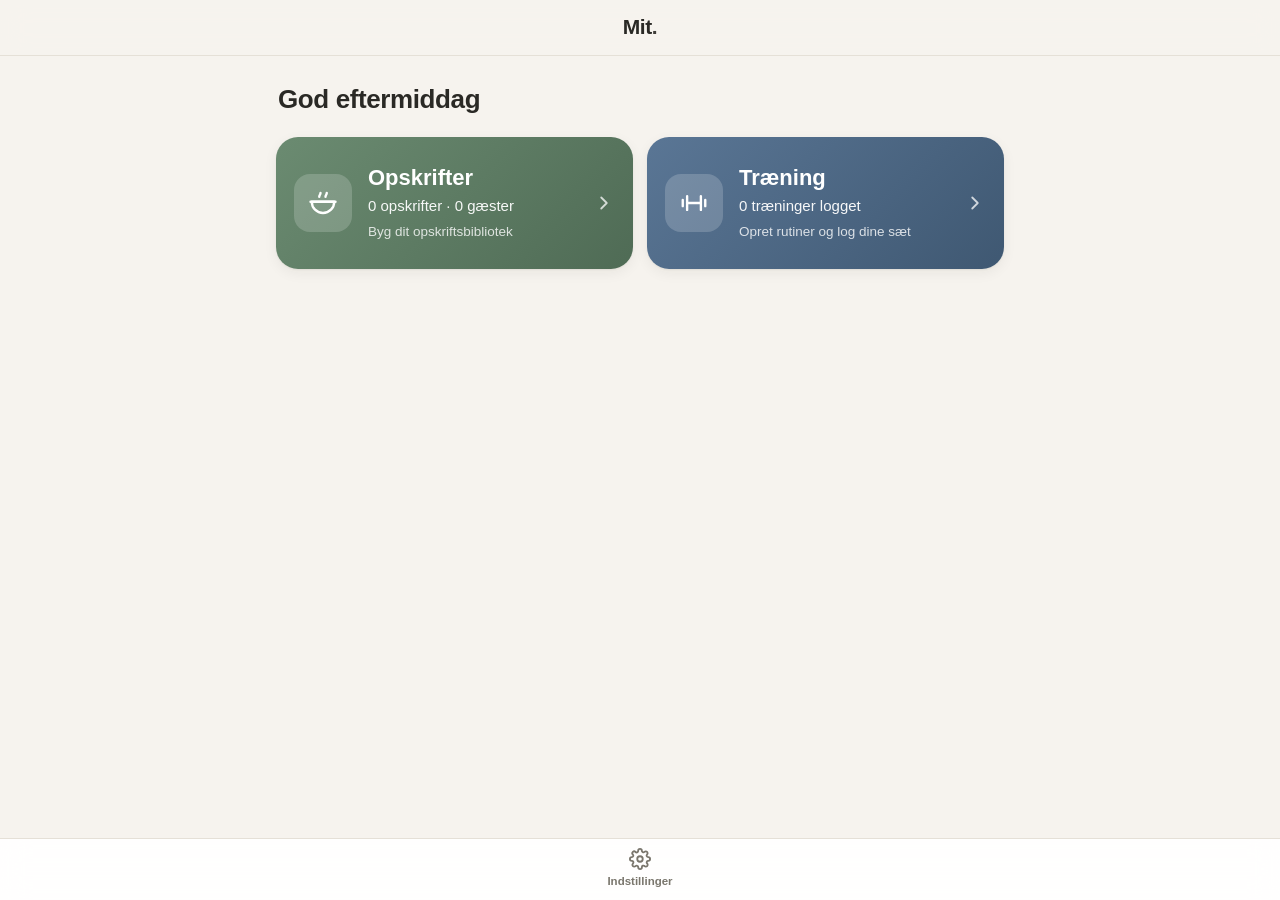
<file: mit/index.html>
<!doctype html>
<html lang="da">
<head>
  <meta charset="utf-8">
  <meta name="viewport" content="width=device-width, initial-scale=1, viewport-fit=cover">
  <meta name="theme-color" content="#f6f3ee" media="(prefers-color-scheme: light)">
  <meta name="theme-color" content="#1a1b19" media="(prefers-color-scheme: dark)">
  <meta name="mobile-web-app-capable" content="yes">
  <meta name="apple-mobile-web-app-capable" content="yes">
  <meta name="apple-mobile-web-app-status-bar-style" content="default">
  <meta name="apple-mobile-web-app-title" content="Mit">
  <meta name="description" content="Mit – opskrifter, gæster og træning samlet i én app.">
  <link rel="manifest" href="manifest.webmanifest">
  <link rel="icon" href="icons/icon-192.png" type="image/png">
  <link rel="apple-touch-icon" href="icons/apple-touch-icon.png">
  <link rel="stylesheet" href="styles.css">
  <title>Mit</title>
</head>
<body>
  <header id="topbar"></header>
  <main id="view"><div class="loading">Indlæser …</div></main>

  <nav id="tabbar" aria-label="Menu"></nav>

  <div id="toast" role="status" aria-live="polite"></div>
  <div id="busy" hidden><div class="spinner"></div><p id="busy-text">Arbejder …</p></div>
  <dialog id="dialog"></dialog>
  <dialog id="lightbox"><img alt=""></dialog>

  <script src="app.js" defer></script>
  <script src="train.js" defer></script>
</body>
</html>
</file>
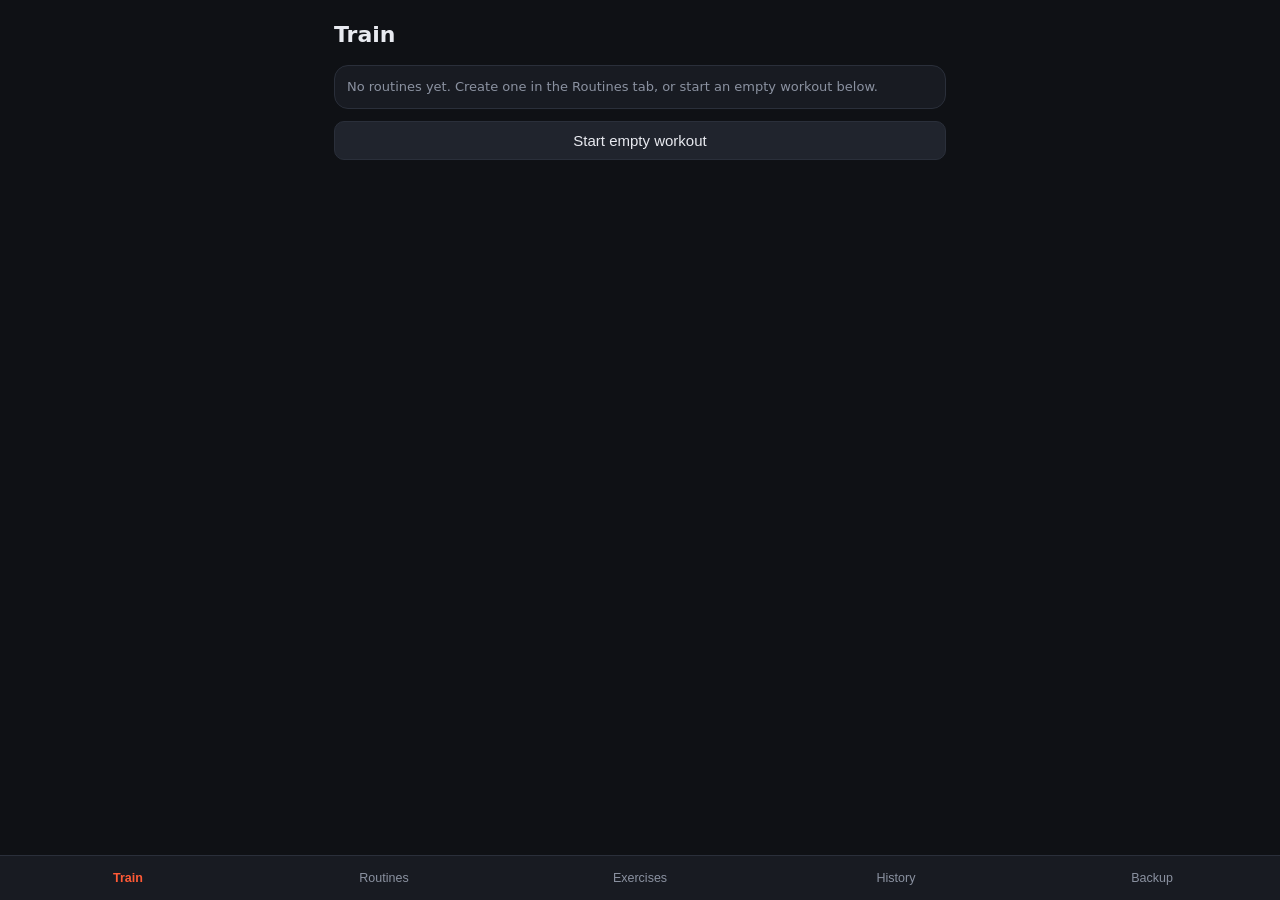
<file: trainlog/index.html>
<!doctype html>
<html lang="en">
<head>
<meta charset="utf-8">
<meta name="viewport" content="width=device-width, initial-scale=1, viewport-fit=cover">
<meta name="theme-color" content="#0f1115">
<link rel="manifest" href="manifest.webmanifest">
<link rel="icon" href="icon-192.png">
<title>TrainLog</title>
<style>
:root{--bg:#0f1115;--card:#181b22;--card2:#20242d;--text:#e8eaf0;--mute:#8b92a1;--accent:#ff5a36;--line:#2a2f3a}
*{box-sizing:border-box;-webkit-tap-highlight-color:transparent}
html,body{margin:0;background:var(--bg);color:var(--text);font:16px/1.4 system-ui,-apple-system,Roboto,sans-serif}
main{padding:16px 14px 100px;max-width:640px;margin:0 auto}
nav{position:fixed;bottom:0;left:0;right:0;display:flex;background:var(--card);border-top:1px solid var(--line);padding-bottom:env(safe-area-inset-bottom)}
nav button{flex:1;background:none;border:0;color:var(--mute);padding:15px 2px;font-size:12.5px}
nav button.on{color:var(--accent);font-weight:700}
h1{font-size:22px;margin:4px 0 14px}
h2{font-size:17px;margin:0}
.card{background:var(--card);border:1px solid var(--line);border-radius:14px;padding:12px;margin-bottom:12px}
.row{display:flex;align-items:center;gap:8px}
.grow{flex:1;min-width:0}
.mute{color:var(--mute);font-size:13px}
.btn{background:var(--card2);color:var(--text);border:1px solid var(--line);border-radius:10px;padding:10px 14px;font-size:15px}
.primary{background:var(--accent);border-color:var(--accent);color:#fff;font-weight:600}
.danger{color:#ff7a7a}
.small{padding:6px 10px;font-size:13px}
.full{width:100%}
input,select{background:var(--card2);color:var(--text);border:1px solid var(--line);border-radius:10px;padding:10px;font-size:16px;width:100%}
.sets{display:grid;grid-template-columns:26px 1fr 1fr 40px;gap:6px;align-items:center;margin-top:10px}
.sets .h{color:var(--mute);font-size:12px}
.tap{cursor:pointer}
.stat{display:flex;gap:10px;margin-bottom:12px}
.stat div{flex:1;background:var(--card);border:1px solid var(--line);border-radius:12px;padding:10px}
.stat b{display:block;font-size:18px}
.toast{position:fixed;bottom:84px;left:50%;transform:translateX(-50%);background:#000;color:#fff;padding:10px 16px;border-radius:20px;opacity:0;transition:opacity .2s;pointer-events:none;z-index:9}
.toast.show{opacity:1}
</style>
</head>
<body>
<main id="view"></main>
<nav id="nav"></nav>
<div class="toast" id="toast"></div>

<script>
'use strict';
const KEY = 'trainlog.data';
const MUSCLES = ['Chest','Back','Shoulders','Biceps','Triceps','Quads','Hamstrings','Glutes','Calves','Abs','Other'];
const TABS = [['train','Train'],['routines','Routines'],['exercises','Exercises'],['history','History'],['backup','Backup']];

/* ---------- helpers ---------- */
const uid = () => Math.random().toString(36).slice(2, 10) + Date.now().toString(36).slice(-4);
const esc = s => String(s).replace(/[&<>"']/g, c => ({'&':'&amp;','<':'&lt;','>':'&gt;','"':'&quot;',"'":'&#39;'}[c]));
const num = v => { const n = parseFloat(String(v).replace(',', '.')); return isFinite(n) && n >= 0 ? n : 0; };
const fmtN = n => String(+n);
const setStr = s => fmtN(s.kg) + ' kg × ' + s.reps;
const fmtDate = iso => new Date(iso).toLocaleDateString('en-GB', {weekday:'short', day:'numeric', month:'short', year:'numeric'});
let toastTimer;
function toast(msg) {
  const t = document.getElementById('toast');
  t.textContent = msg; t.classList.add('show');
  clearTimeout(toastTimer); toastTimer = setTimeout(() => t.classList.remove('show'), 2200);
}

/* ---------- data ---------- */
function seed() {
  const ex = [['Bench Press','Chest'],['Incline Dumbbell Press','Chest'],['Overhead Press','Shoulders'],
    ['Lateral Raise','Shoulders'],['Triceps Pushdown','Triceps'],['Pull-up','Back'],['Barbell Row','Back'],
    ['Lat Pulldown','Back'],['Barbell Curl','Biceps'],['Squat','Quads'],['Leg Press','Quads'],
    ['Romanian Deadlift','Hamstrings'],['Leg Curl','Hamstrings'],['Standing Calf Raise','Calves']];
  return { schema: 1, exercises: ex.map(([name, muscle]) => ({ id: uid(), name, muscle })),
           routines: [], workouts: [], draft: null, lastExport: null };
}
function load() {
  try {
    const raw = localStorage.getItem(KEY);
    if (raw) {
      const d = JSON.parse(raw);
      return Object.assign({ schema: 1, exercises: [], routines: [], workouts: [], draft: null, lastExport: null }, d);
    }
  } catch (e) {}
  return seed();
}
let db = load();
function save() {
  try { localStorage.setItem(KEY, JSON.stringify(db)); }
  catch (e) { toast('Could not save data on this device!'); }
}

const exById = id => db.exercises.find(e => e.id === id);
const exName = id => { const e = exById(id); return e ? e.name : '(deleted)'; };
const exSorted = () => db.exercises.slice().sort((a, b) => a.name.localeCompare(b.name));
const exOptions = () => exSorted().map(e => `<option value="${e.id}">${esc(e.name)}</option>`).join('');
const workoutsNewestFirst = () => db.workouts.slice().sort((a, b) => b.date.localeCompare(a.date));

function history(exId) {
  const out = [];
  for (const w of workoutsNewestFirst())
    for (const en of w.entries)
      if (en.exId === exId) out.push({ date: w.date, routine: w.routine, sets: en.sets });
  return out;
}
const lastSets = exId => { const h = history(exId); return h.length ? h[0].sets : null; };
const prefill = id => {
  const l = lastSets(id);
  return l && l.length ? l.map(s => ({ kg: fmtN(s.kg), reps: String(s.reps) }))
                       : [0, 1, 2].map(() => ({ kg: '', reps: '' }));
};

/* ---------- UI state ---------- */
const ui = { tab: 'train', exId: null, edit: null };

function spark(vals) {
  if (vals.length < 2) return '';
  const w = 300, h = 70, p = 8, mn = Math.min(...vals), mx = Math.max(...vals);
  const x = i => p + i * (w - 2 * p) / (vals.length - 1);
  const y = v => mx === mn ? h / 2 : h - p - (v - mn) * (h - 2 * p) / (mx - mn);
  return `<svg viewBox="0 0 ${w} ${h}" style="width:100%;height:70px"><polyline points="${vals.map((v, i) => x(i) + ',' + y(v)).join(' ')}" fill="none" stroke="var(--accent)" stroke-width="2.5" stroke-linejoin="round"/>${vals.map((v, i) => `<circle cx="${x(i)}" cy="${y(v)}" r="3" fill="var(--accent)"/>`).join('')}</svg>`;
}

/* ---------- views ---------- */
function vTrain() {
  if (db.draft) return vWorkout();
  let h = '<h1>Train</h1>';
  if (db.routines.length) {
    h += db.routines.map(r => `<div class="card"><div class="row"><div class="grow"><h2>${esc(r.name)}</h2>
      <div class="mute">${r.exerciseIds.length} exercises</div></div>
      <button class="btn primary" data-act="start" data-id="${r.id}">Start</button></div></div>`).join('');
  } else {
    h += '<div class="card mute">No routines yet. Create one in the Routines tab, or start an empty workout below.</div>';
  }
  h += '<button class="btn full" data-act="start-empty">Start empty workout</button>';
  const days = db.lastExport ? (Date.now() - new Date(db.lastExport)) / 864e5 : Infinity;
  if (db.workouts.length >= 3 && days > 30)
    h += '<div class="card mute" style="margin-top:14px">Tip: you have not made a backup in a while. Open the Backup tab to export your data.</div>';
  return h;
}

function vWorkout() {
  const d = db.draft;
  let h = `<div class="row"><h1 class="grow">${esc(d.routine)}</h1><button class="btn small danger" data-act="cancel">Cancel</button></div>`;
  h += d.items.map((it, i) => {
    const last = lastSets(it.exId);
    return `<div class="card">
      <div class="row"><h2 class="grow">${esc(exName(it.exId))}</h2><button class="btn small danger" data-act="rm-item" data-i="${i}">✕</button></div>
      <div class="mute">${last ? 'Last: ' + last.map(setStr).join(' · ') : 'No history yet'}</div>
      <div class="sets"><span class="h">Set</span><span class="h">kg</span><span class="h">Reps</span><span></span>
      ${it.sets.map((s, j) => `<span class="mute">${j + 1}</span>
        <input type="text" inputmode="decimal" data-i="${i}" data-j="${j}" data-f="kg" value="${esc(s.kg)}" placeholder="kg">
        <input type="text" inputmode="numeric" data-i="${i}" data-j="${j}" data-f="reps" value="${esc(s.reps)}" placeholder="reps">
        <button class="btn small" data-act="rm-set" data-i="${i}" data-j="${j}">−</button>`).join('')}
      </div>
      <button class="btn small" style="margin-top:10px" data-act="add-set" data-i="${i}">+ Set</button></div>`;
  }).join('');
  h += `<div class="card"><div class="row"><select id="addEx" class="grow">${exOptions()}</select><button class="btn" data-act="add-item">Add exercise</button></div></div>`;
  h += '<button class="btn primary full" style="padding:14px" data-act="finish">Finish workout</button>';
  return h;
}

function vRoutines() {
  if (ui.edit) return vRoutineEdit();
  let h = '<div class="row"><h1 class="grow">Routines</h1><button class="btn primary small" data-act="new-routine">+ New</button></div>';
  if (!db.routines.length) h += '<div class="card mute">No routines yet. Tap “+ New” to build one from your exercises.</div>';
  h += db.routines.map(r => `<div class="card tap" data-act="edit-routine" data-id="${r.id}">
    <h2>${esc(r.name)}</h2><div class="mute">${r.exerciseIds.map(exName).map(esc).join(' · ') || 'No exercises'}</div></div>`).join('');
  return h;
}

function vRoutineEdit() {
  const r = ui.edit;
  let h = `<h1>${r.isNew ? 'New routine' : 'Edit routine'}</h1>
    <div class="card"><input id="rname" type="text" placeholder="Routine name (e.g. Push Day)" value="${esc(r.name)}"></div>`;
  h += r.exerciseIds.map((id, i) => `<div class="card"><div class="row">
    <span class="mute">${i + 1}</span><div class="grow">${esc(exName(id))}</div>
    <button class="btn small" data-act="r-up" data-i="${i}">↑</button>
    <button class="btn small" data-act="r-down" data-i="${i}">↓</button>
    <button class="btn small danger" data-act="r-rm" data-i="${i}">✕</button></div></div>`).join('');
  h += `<div class="card"><div class="row"><select id="rAddEx" class="grow">${exOptions()}</select><button class="btn" data-act="r-add">Add</button></div></div>
    <div class="row"><button class="btn primary grow" style="padding:14px" data-act="r-save">Save routine</button>
    <button class="btn" style="padding:14px" data-act="r-cancel">Cancel</button></div>`;
  if (!r.isNew) h += '<button class="btn danger full" style="margin-top:12px" data-act="r-del">Delete routine</button>';
  return h;
}

function vExercises() {
  if (ui.exId) return vExDetail();
  let h = `<h1>Exercises</h1><div class="card">
    <input id="newEx" type="text" placeholder="New exercise name">
    <div class="row" style="margin-top:8px"><select id="newMuscle" class="grow">${MUSCLES.map(m => `<option>${m}</option>`).join('')}</select>
    <button class="btn primary" data-act="add-ex">Add</button></div></div>`;
  h += exSorted().map(e => `<div class="card tap" data-act="open-ex" data-id="${e.id}"><div class="row">
    <div class="grow"><h2>${esc(e.name)}</h2><div class="mute">${esc(e.muscle || '')}</div></div>
    <span class="mute">${history(e.id).length} sessions ›</span></div></div>`).join('');
  return h;
}

function vExDetail() {
  const e = exById(ui.exId);
  if (!e) { ui.exId = null; return vExercises(); }
  const hist = history(e.id);
  const allSets = hist.flatMap(x => x.sets);
  let best = null, bestRm = 0;
  for (const s of allSets) {
    if (!best || s.kg > best.kg || (s.kg === best.kg && s.reps > best.reps)) best = s;
    bestRm = Math.max(bestRm, s.kg * (1 + s.reps / 30));
  }
  const topPerSession = hist.slice().reverse().map(x => Math.max(...x.sets.map(s => s.kg)));
  let h = `<div class="row"><button class="btn small" data-act="back-ex">‹ Back</button><h1 class="grow" style="margin:0">${esc(e.name)}</h1></div>
    <div class="mute" style="margin:6px 0 14px">${esc(e.muscle || '')}</div>
    <div class="stat"><div><span class="mute">Sessions</span><b>${hist.length}</b></div>
    <div><span class="mute">Best set</span><b>${best ? setStr(best) : '–'}</b></div>
    <div><span class="mute">Est. 1RM</span><b>${bestRm ? fmtN(Math.round(bestRm * 10) / 10) + ' kg' : '–'}</b></div></div>`;
  if (topPerSession.length > 1) h += `<div class="card"><div class="mute">Top weight per session</div>${spark(topPerSession)}</div>`;
  h += hist.length ? hist.map(x => `<div class="card"><div class="row"><b class="grow">${fmtDate(x.date)}</b><span class="mute">${esc(x.routine)}</span></div>
      <div class="mute" style="margin-top:4px">${x.sets.map(setStr).join(' · ')}</div></div>`).join('')
    : '<div class="card mute">No history yet. Log this exercise in a workout and it will show up here.</div>';
  h += `<div class="row" style="margin-top:6px"><button class="btn" data-act="rename-ex">Rename</button>
    <button class="btn danger" data-act="del-ex">Delete</button></div>`;
  return h;
}

function vHistory() {
  const ws = workoutsNewestFirst();
  let h = '<h1>History</h1>';
  if (!ws.length) return h + '<div class="card mute">No workouts logged yet.</div>';
  return h + ws.map(w => `<div class="card"><div class="row"><div class="grow"><b>${fmtDate(w.date)}</b>
    <div class="mute">${esc(w.routine)}</div></div><button class="btn small danger" data-act="del-workout" data-id="${w.id}">Delete</button></div>
    ${w.entries.map(en => `<div style="margin-top:8px"><div>${esc(exName(en.exId))}</div>
      <div class="mute">${en.sets.map(setStr).join(' · ')}</div></div>`).join('')}</div>`).join('');
}

function vBackup() {
  return `<h1>Backup</h1>
    <div class="card"><p style="margin-top:0">Your data is stored only on this phone. Export a backup file now and then, and keep it somewhere safe (Drive, email to yourself, etc.).</p>
    <button class="btn primary full" data-act="export">Export backup</button>
    <div class="mute" style="margin-top:8px">Last export: ${db.lastExport ? fmtDate(db.lastExport) : 'never'}</div></div>
    <div class="card"><p style="margin-top:0">Restore from a backup file. This replaces everything currently in the app.</p>
    <input type="file" id="importFile" accept=".json,application/json"></div>
    <div class="mute">${db.workouts.length} workouts · ${db.exercises.length} exercises · ${db.routines.length} routines · TrainLog v1.0</div>`;
}

/* ---------- render ---------- */
function render(keepScroll = true) {
  const y = window.scrollY;
  document.getElementById('nav').innerHTML = TABS.map(([k, l]) =>
    `<button data-tab="${k}" class="${ui.tab === k ? 'on' : ''}">${l}</button>`).join('');
  const v = { train: vTrain, routines: vRoutines, exercises: vExercises, history: vHistory, backup: vBackup }[ui.tab];
  document.getElementById('view').innerHTML = v();
  window.scrollTo(0, keepScroll ? y : 0);
}

/* ---------- actions ---------- */
function finishWorkout() {
  const d = db.draft;
  const entries = d.items.map(it => ({
    exId: it.exId,
    sets: it.sets.map(s => ({ kg: num(s.kg), reps: Math.round(num(s.reps)) })).filter(s => s.reps > 0)
  })).filter(e => e.sets.length);
  if (!entries.length) { toast('Log at least one set (reps) first'); return; }
  db.workouts.push({ id: uid(), date: d.date, routine: d.routine, entries });
  db.draft = null; save(); toast('Workout saved'); render(false);
}

function doExport() {
  const out = { app: 'trainlog', schema: 1, exportedAt: new Date().toISOString(),
                exercises: db.exercises, routines: db.routines, workouts: db.workouts };
  const blob = new Blob([JSON.stringify(out, null, 2)], { type: 'application/json' });
  const a = document.createElement('a');
  a.href = URL.createObjectURL(blob);
  a.download = 'trainlog-backup-' + new Date().toISOString().slice(0, 10) + '.json';
  document.body.appendChild(a); a.click(); a.remove();
  setTimeout(() => URL.revokeObjectURL(a.href), 5000);
  db.lastExport = new Date().toISOString(); save(); render();
}

const acts = {
  'start': d => { const r = db.routines.find(x => x.id === d.id); if (!r) return;
    db.draft = { routine: r.name, date: new Date().toISOString(),
      items: r.exerciseIds.filter(exById).map(id => ({ exId: id, sets: prefill(id) })) };
    save(); render(false); },
  'start-empty': () => { db.draft = { routine: 'Workout', date: new Date().toISOString(), items: [] }; save(); render(false); },
  'cancel': () => { if (confirm('Discard this workout?')) { db.draft = null; save(); render(false); } },
  'rm-item': d => { db.draft.items.splice(+d.i, 1); save(); render(); },
  'add-item': () => { const id = document.getElementById('addEx').value; if (!id) return;
    db.draft.items.push({ exId: id, sets: prefill(id) }); save(); render(); },
  'add-set': d => { const sets = db.draft.items[+d.i].sets; const p = sets[sets.length - 1];
    sets.push({ kg: p ? p.kg : '', reps: p ? p.reps : '' }); save(); render(); },
  'rm-set': d => { db.draft.items[+d.i].sets.splice(+d.j, 1); save(); render(); },
  'finish': finishWorkout,

  'new-routine': () => { ui.edit = { id: uid(), name: '', exerciseIds: [], isNew: true }; render(false); },
  'edit-routine': d => { const r = db.routines.find(x => x.id === d.id);
    ui.edit = { id: r.id, name: r.name, exerciseIds: r.exerciseIds.slice(), isNew: false }; render(false); },
  'r-add': () => { const id = document.getElementById('rAddEx').value; if (id) { ui.edit.exerciseIds.push(id); render(); } },
  'r-rm': d => { ui.edit.exerciseIds.splice(+d.i, 1); render(); },
  'r-up': d => { const a = ui.edit.exerciseIds, i = +d.i; if (i > 0) { [a[i - 1], a[i]] = [a[i], a[i - 1]]; render(); } },
  'r-down': d => { const a = ui.edit.exerciseIds, i = +d.i; if (i < a.length - 1) { [a[i + 1], a[i]] = [a[i], a[i + 1]]; render(); } },
  'r-save': () => { const r = ui.edit; r.name = r.name.trim();
    if (!r.name) { toast('Give the routine a name'); return; }
    const rec = { id: r.id, name: r.name, exerciseIds: r.exerciseIds };
    const i = db.routines.findIndex(x => x.id === r.id);
    if (i >= 0) db.routines[i] = rec; else db.routines.push(rec);
    ui.edit = null; save(); toast('Routine saved'); render(false); },
  'r-cancel': () => { ui.edit = null; render(false); },
  'r-del': () => { if (confirm('Delete this routine? Logged workouts are kept.')) {
    db.routines = db.routines.filter(x => x.id !== ui.edit.id); ui.edit = null; save(); render(false); } },

  'add-ex': () => { const el = document.getElementById('newEx'); const name = el.value.trim();
    if (!name) { toast('Type an exercise name'); return; }
    if (db.exercises.some(e => e.name.toLowerCase() === name.toLowerCase())) { toast('That exercise already exists'); return; }
    db.exercises.push({ id: uid(), name, muscle: document.getElementById('newMuscle').value });
    save(); render(); },
  'open-ex': d => { ui.exId = d.id; render(false); },
  'back-ex': () => { ui.exId = null; render(false); },
  'rename-ex': () => { const e = exById(ui.exId); const n = prompt('Exercise name', e.name);
    if (n && n.trim()) { e.name = n.trim(); save(); render(); } },
  'del-ex': () => { const e = exById(ui.exId);
    if (history(e.id).length) { toast('Has logged history, so it can not be deleted. Rename it instead.'); return; }
    if (confirm('Delete "' + e.name + '"? It will also be removed from routines.')) {
      db.exercises = db.exercises.filter(x => x.id !== e.id);
      db.routines.forEach(r => r.exerciseIds = r.exerciseIds.filter(id => id !== e.id));
      ui.exId = null; save(); render(false); } },

  'del-workout': d => { if (confirm('Delete this workout from history?')) {
    db.workouts = db.workouts.filter(w => w.id !== d.id); save(); render(); } },
  'export': doExport
};

/* ---------- events ---------- */
document.addEventListener('click', e => {
  const tb = e.target.closest('[data-tab]');
  if (tb) { ui.tab = tb.dataset.tab; ui.exId = null; ui.edit = null; render(false); return; }
  const b = e.target.closest('[data-act]');
  if (b && acts[b.dataset.act]) acts[b.dataset.act](b.dataset);
});

document.addEventListener('input', e => {
  const t = e.target;
  if (t.dataset && t.dataset.f && db.draft) {
    db.draft.items[+t.dataset.i].sets[+t.dataset.j][t.dataset.f] = t.value; save();
  } else if (t.id === 'rname' && ui.edit) {
    ui.edit.name = t.value;
  }
});

document.addEventListener('change', e => {
  if (e.target.id !== 'importFile') return;
  const f = e.target.files[0]; if (!f) return;
  const reader = new FileReader();
  reader.onload = () => {
    try {
      const d = JSON.parse(reader.result);
      if (!Array.isArray(d.exercises) || !Array.isArray(d.routines) || !Array.isArray(d.workouts)) throw new Error('bad');
      if (!confirm('Replace ALL current data with this backup (' + d.workouts.length + ' workouts)?')) return;
      db = { schema: 1, exercises: d.exercises, routines: d.routines, workouts: d.workouts, draft: null, lastExport: db.lastExport };
      save(); toast('Backup restored'); render(false);
    } catch (err) { toast('That is not a valid TrainLog backup'); }
  };
  reader.readAsText(f);
});

/* ---------- start ---------- */
render(false);
try { if (navigator.storage && navigator.storage.persist) navigator.storage.persist(); } catch (e) {}
try { if ('serviceWorker' in navigator) navigator.serviceWorker.register('sw.js'); } catch (e) {}
</script>
</body>
</html>
</file>
<file: mit/styles.css>
/* ============ Mit ============ */
:root {
  --bg: #f6f3ee;
  --surface: #ffffff;
  --surface-2: #efebe4;
  --text: #2a2925;
  --muted: #7a766d;
  --border: #e5e0d7;
  --accent: #5d7b63;
  --accent-ink: #ffffff;
  --accent-soft: #e2eadf;
  --danger: #b4533f;
  --ph-l: 86%;
  --ph-s: 24%;
  --radius: 16px;
  --radius-sm: 10px;
  --shadow: 0 1px 2px rgba(40, 35, 25, .06), 0 4px 14px rgba(40, 35, 25, .06);
  --top-h: 56px;
  --tab-h: 62px;
  --safe-t: env(safe-area-inset-top, 0px);
  --safe-b: env(safe-area-inset-bottom, 0px);
  color-scheme: light dark;
}
@media (prefers-color-scheme: dark) {
  :root {
    --bg: #1a1b19;
    --surface: #242522;
    --surface-2: #2e302c;
    --text: #ecebe6;
    --muted: #a29f96;
    --border: #363833;
    --accent: #93b59a;
    --accent-ink: #142016;
    --accent-soft: #2d3a2f;
    --danger: #e3826c;
    --ph-l: 27%;
    --ph-s: 14%;
    --shadow: 0 1px 2px rgba(0,0,0,.3);
  }
}


/* ---------- Temaer pr. del af appen ---------- */
:root { --food: #5d7b63; --train: #4c6886; }
@media (prefers-color-scheme: dark) { :root { --food: #93b59a; --train: #93b0d2; } }
body[data-theme="home"] { --accent: #3f3d38; --accent-soft: #e9e4db; --accent-ink: #fff; }
body[data-theme="train"] {
  --bg: #f1f3f6; --surface: #ffffff; --surface-2: #e7ebf0; --border: #dde2e9;
  --text: #22272e; --muted: #6c7480;
  --accent: #4c6886; --accent-soft: #e0e7f0; --accent-ink: #ffffff;
  --ph-s: 18%;
}
@media (prefers-color-scheme: dark) {
  body[data-theme="home"] { --accent: #e6e3dc; --accent-soft: #34332f; --accent-ink: #1a1b19; }
  body[data-theme="train"] {
    --bg: #15181c; --surface: #1f242a; --surface-2: #2a3038; --border: #323943;
    --text: #e6e9ee; --muted: #9aa3ae;
    --accent: #93b0d2; --accent-soft: #263343; --accent-ink: #121820;
  }
}

* { box-sizing: border-box; }
html { -webkit-text-size-adjust: 100%; }
body {
  margin: 0;
  background: var(--bg);
  color: var(--text);
  font: 16px/1.5 -apple-system, BlinkMacSystemFont, "Segoe UI", Roboto, "Helvetica Neue", Arial, sans-serif;
  -webkit-tap-highlight-color: transparent;
  padding-top: calc(var(--top-h) + var(--safe-t));
  padding-bottom: calc(var(--tab-h) + var(--safe-b) + 16px);
  min-height: 100vh;
}
body.no-tabs { padding-bottom: calc(var(--safe-b) + 24px); }
body.no-tabs #tabbar { display: none; }
a { color: var(--accent); }
h1, h2, h3 { line-height: 1.25; margin: 0; }
button, input, textarea, select { font: inherit; color: inherit; }
img { display: block; max-width: 100%; }
.muted { color: var(--muted); }
.small { font-size: 14px; }
[hidden] { display: none !important; }
svg { width: 22px; height: 22px; fill: none; stroke: currentColor; stroke-width: 2; stroke-linecap: round; stroke-linejoin: round; flex-shrink: 0; }

/* ---------- Top bar ---------- */
#topbar {
  position: fixed; inset: 0 0 auto 0; z-index: 20;
  height: calc(var(--top-h) + var(--safe-t));
  padding: var(--safe-t) 8px 0;
  display: grid; grid-template-columns: 48px 1fr auto; align-items: center; gap: 4px;
  background: color-mix(in srgb, var(--bg) 88%, transparent);
  backdrop-filter: saturate(1.4) blur(14px);
  -webkit-backdrop-filter: saturate(1.4) blur(14px);
  border-bottom: 1px solid var(--border);
}
#topbar h1 { font-size: 17px; font-weight: 650; text-align: center; white-space: nowrap; overflow: hidden; text-overflow: ellipsis; }
#topbar h1.brand { font-size: 21px; letter-spacing: -.02em; }
#topbar h1.brand span { color: var(--accent); }
.top-actions { display: flex; gap: 4px; justify-content: flex-end; min-width: 48px; }

.icon-btn {
  width: 44px; height: 44px; display: grid; place-items: center;
  border: 0; background: transparent; border-radius: 12px; cursor: pointer; color: var(--text);
}
.icon-btn:active { background: var(--surface-2); }
.icon-btn.small { width: 36px; height: 36px; }
.icon-btn.small svg { width: 18px; height: 18px; }

/* ---------- Tab bar ---------- */
#tabbar {
  position: fixed; inset: auto 0 0 0; z-index: 20;
  height: calc(var(--tab-h) + var(--safe-b));
  padding-bottom: var(--safe-b);
  display: grid; grid-template-columns: repeat(3, 1fr);
  background: color-mix(in srgb, var(--surface) 92%, transparent);
  backdrop-filter: saturate(1.4) blur(14px);
  -webkit-backdrop-filter: saturate(1.4) blur(14px);
  border-top: 1px solid var(--border);
}
#tabbar a {
  display: flex; flex-direction: column; align-items: center; justify-content: center; gap: 3px;
  text-decoration: none; color: var(--muted); font-size: 11.5px; font-weight: 550;
}
#tabbar a.active { color: var(--accent); }

/* ---------- Layout ---------- */
html, body { overflow-x: hidden; }
#view { max-width: 760px; margin: 0 auto; padding: 14px 16px; }
.loading, .empty { text-align: center; color: var(--muted); padding: 48px 16px; }
.empty h3 { color: var(--text); margin-bottom: 6px; font-size: 18px; }
.empty .btn { margin-top: 16px; }

/* ---------- Buttons ---------- */
.btn {
  display: inline-flex; align-items: center; justify-content: center; gap: 8px;
  min-height: 46px; padding: 0 18px; border-radius: 12px; cursor: pointer;
  border: 1px solid var(--border); background: var(--surface); color: var(--text);
  font-weight: 600; font-size: 15.5px; text-decoration: none;
}
.btn svg { width: 18px; height: 18px; }
.btn.primary { background: var(--accent); border-color: var(--accent); color: var(--accent-ink); }
.btn.ghost { background: transparent; }
.btn.danger { background: var(--danger); border-color: var(--danger); color: #fff; }
.btn.danger-ghost { background: transparent; border-color: transparent; color: var(--danger); }
.btn.block { width: 100%; }
.btn.small { min-height: 36px; padding: 0 14px; font-size: 15px; border-radius: 10px; }
.btn:active { filter: brightness(.95); }
.link-btn { border: 0; background: none; color: var(--accent); font-weight: 600; cursor: pointer; padding: 6px 2px; font-size: 14px; }

.fab {
  position: fixed; z-index: 15; right: 18px;
  bottom: calc(var(--tab-h) + var(--safe-b) + 18px);
  width: 58px; height: 58px; border-radius: 50%; border: 0; cursor: pointer;
  background: var(--accent); color: var(--accent-ink);
  display: grid; place-items: center; box-shadow: 0 6px 20px rgba(40, 60, 40, .28);
}
.fab svg { width: 26px; height: 26px; stroke-width: 2.4; }
@media (min-width: 800px) { .fab { right: calc(50% - 380px + 18px); } }

/* ---------- Search & chips ---------- */
.searchbar {
  display: flex; align-items: center; gap: 10px;
  background: var(--surface); border: 1px solid var(--border); border-radius: 12px;
  padding: 0 12px; height: 46px; color: var(--muted);
}
.searchbar svg { width: 18px; height: 18px; }
.searchbar input { flex: 1; border: 0; outline: 0; background: transparent; font-size: 16px; color: var(--text); min-width: 0; height: 100%; }
.searchbar input::-webkit-search-cancel-button { -webkit-appearance: none; }
.searchbar.small { height: 42px; }

.chips { display: flex; gap: 8px; }
.chips.scroll { overflow-x: auto; padding: 12px 16px 4px; margin: 0 -16px; scrollbar-width: none; }
.chips.scroll::-webkit-scrollbar { display: none; }
.chips.wrap { flex-wrap: wrap; }
.chip {
  flex-shrink: 0; height: 36px; padding: 0 14px; border-radius: 999px; cursor: pointer;
  border: 1px solid var(--border); background: var(--surface); color: var(--text);
  font-size: 14.5px; font-weight: 550; display: inline-flex; align-items: center; gap: 6px; white-space: nowrap;
}
.chip.on { background: var(--accent); border-color: var(--accent); color: var(--accent-ink); }
.chip.add { border-style: dashed; color: var(--muted); background: transparent; }
.chip svg { width: 16px; height: 16px; }
.tag { display: inline-block; font-size: 13px; font-weight: 600; padding: 3px 10px; border-radius: 999px; background: var(--accent-soft); color: var(--accent); margin: 0 6px 6px 0; }

.listmeta { display: flex; justify-content: space-between; align-items: center; margin: 8px 2px 8px; font-size: 14px; color: var(--muted); }

/* ---------- Recipe grid ---------- */
.grid { display: grid; grid-template-columns: repeat(2, 1fr); gap: 12px; }
@media (min-width: 560px) { .grid { grid-template-columns: repeat(3, 1fr); } }
.card {
  display: flex; flex-direction: column; text-decoration: none; color: inherit;
  background: var(--surface); border-radius: var(--radius); overflow: hidden; box-shadow: var(--shadow);
}
.card:active { transform: scale(.985); }
.card-img { aspect-ratio: 4 / 3; background: var(--surface-2); position: relative; overflow: hidden; }
.card-img img { width: 100%; height: 100%; object-fit: cover; }
.card-body { padding: 10px 12px 12px; }
.card-body h3 { font-size: 15.5px; font-weight: 650; display: -webkit-box; -webkit-line-clamp: 2; -webkit-box-orient: vertical; overflow: hidden; }
.card-body p { margin: 3px 0 0; font-size: 12.5px; color: var(--muted); white-space: nowrap; overflow: hidden; text-overflow: ellipsis; }

.ph {
  width: 100%; height: 100%; display: grid; place-items: center;
  background: hsl(var(--h, 110) var(--ph-s) var(--ph-l));
  color: hsl(var(--h, 110) 25% 40%);
  font-weight: 700; font-size: 34px; letter-spacing: -.02em;
}
@media (prefers-color-scheme: dark) { .ph { color: hsl(var(--h, 110) 25% 70%); } }
.thumb { width: 52px; height: 52px; border-radius: 10px; overflow: hidden; flex-shrink: 0; background: var(--surface-2); }
.thumb img { width: 100%; height: 100%; object-fit: cover; }
.thumb .ph { font-size: 20px; }

/* ---------- Recipe detail ---------- */
.gallery-wrap { position: relative; margin: -14px -16px 0; }
.gallery { display: flex; overflow-x: auto; scroll-snap-type: x mandatory; scrollbar-width: none; background: var(--surface-2); }
.gallery::-webkit-scrollbar { display: none; }
.gallery img { flex: 0 0 100%; width: 100%; aspect-ratio: 4 / 3; object-fit: cover; scroll-snap-align: center; cursor: zoom-in; }
@media (min-width: 760px) { .gallery-wrap { margin: 0 0 4px; border-radius: var(--radius); overflow: hidden; } }
.gallery-count { position: absolute; right: 12px; bottom: 12px; background: rgba(0,0,0,.55); color: #fff; font-size: 13px; font-weight: 600; padding: 3px 10px; border-radius: 999px; }
.recipe { padding-top: 18px; }
.recipe .title { font-size: 27px; font-weight: 700; letter-spacing: -.015em; margin-bottom: 10px; }
.desc { font-size: 16.5px; line-height: 1.6; overflow-wrap: anywhere; }
.desc p { margin: 0 0 12px; }
.section { margin-top: 26px; }
.section h3 { font-size: 13px; text-transform: uppercase; letter-spacing: .07em; color: var(--muted); margin-bottom: 10px; font-weight: 700; }

.links { list-style: none; margin: 0; padding: 0; display: grid; gap: 8px; }
.linkrow {
  display: flex; align-items: center; gap: 12px; padding: 12px 14px; text-decoration: none; color: var(--text);
  background: var(--surface); border: 1px solid var(--border); border-radius: 12px;
}
.linkrow svg { color: var(--accent); width: 18px; height: 18px; }
.linkrow span { display: flex; flex-direction: column; min-width: 0; }
.linkrow strong { font-weight: 600; white-space: nowrap; overflow: hidden; text-overflow: ellipsis; }
.linkrow small { color: var(--muted); font-size: 13px; white-space: nowrap; overflow: hidden; text-overflow: ellipsis; }

.history { list-style: none; margin: 0; padding: 0; background: var(--surface); border-radius: var(--radius); border: 1px solid var(--border); }
.history li { padding: 12px 14px; border-bottom: 1px solid var(--border); }
.history li:last-child { border-bottom: 0; }
.history .h-date { font-size: 13px; color: var(--muted); font-weight: 600; }
.history a { text-decoration: none; font-weight: 600; }

/* ---------- Lists (guests, categories) ---------- */
.list { list-style: none; margin: 12px 0 0; padding: 0; background: var(--surface); border-radius: var(--radius); box-shadow: var(--shadow); overflow: hidden; }
.list li + li { border-top: 1px solid var(--border); }
.row { display: flex; align-items: center; gap: 12px; padding: 12px 14px; text-decoration: none; color: var(--text); min-height: 64px; }
.row .grow { flex: 1; min-width: 0; }
.row strong { display: block; font-weight: 600; white-space: nowrap; overflow: hidden; text-overflow: ellipsis; }
.row small { color: var(--muted); font-size: 13.5px; }
.row .chev { color: var(--muted); width: 18px; height: 18px; }
.list.compact .row { min-height: 52px; padding: 6px 6px 6px 14px; }
.avatar {
  width: 44px; height: 44px; border-radius: 50%; flex-shrink: 0; display: grid; place-items: center;
  background: hsl(var(--h, 110) var(--ph-s) var(--ph-l)); color: hsl(var(--h, 110) 25% 38%);
  font-weight: 700; font-size: 16px;
}
@media (prefers-color-scheme: dark) { .avatar { color: hsl(var(--h, 110) 25% 72%); } }
.avatar.lg { width: 64px; height: 64px; font-size: 22px; }

/* ---------- Guest detail ---------- */
.guest-head { display: flex; align-items: center; gap: 14px; margin: 6px 0 18px; }
.guest-head h2 { font-size: 23px; font-weight: 700; }
.guest-head p { margin: 2px 0 0; font-size: 14.5px; }
.events { display: grid; gap: 14px; margin-top: 18px; }
.event { background: var(--surface); border-radius: var(--radius); box-shadow: var(--shadow); padding: 14px 14px 10px; }
.event header { display: flex; justify-content: space-between; align-items: flex-start; gap: 8px; }
.e-date { font-weight: 700; font-size: 16.5px; }
.e-title { color: var(--accent); font-weight: 600; font-size: 14.5px; }
.e-with { font-size: 14px; margin-top: 4px; }
.e-with a { text-decoration: none; font-weight: 600; }
.e-recipes { list-style: none; margin: 10px 0 0; padding: 0; }
.e-recipes a { display: flex; align-items: center; gap: 12px; padding: 7px 0; text-decoration: none; color: var(--text); }
.e-recipes .thumb { width: 46px; height: 46px; }
.e-recipes strong { display: block; font-weight: 600; font-size: 15.5px; }
.e-recipes small { color: var(--muted); font-size: 12.5px; }
.e-note { margin: 8px 0 4px; padding: 10px 12px; background: var(--surface-2); border-radius: var(--radius-sm); font-size: 14.5px; }
.e-note p { margin: 0 0 6px; } .e-note p:last-child { margin: 0; }
.e-empty { font-size: 14px; color: var(--muted); margin: 8px 0 4px; }

/* ---------- Forms ---------- */
.form { display: grid; gap: 20px; }
.field { display: grid; gap: 8px; min-width: 0; }
.field > * { min-width: 0; }
.field > span { font-size: 13px; text-transform: uppercase; letter-spacing: .07em; color: var(--muted); font-weight: 700; }
.field > input, .field > textarea, .link-edit input, .d-input {
  width: 100%; border: 1px solid var(--border); background: var(--surface); border-radius: 12px;
  padding: 12px 14px; font-size: 16px; outline: none; -webkit-appearance: none; appearance: none;
}
.field > input[type=date] { min-height: 48px; display: block; min-width: 0; max-width: 100%; text-align: left; }
.field > input[type=date]::-webkit-date-and-time-value { text-align: left; }
.field textarea { resize: none; line-height: 1.55; min-height: 120px; }
.field > input:focus, .field > textarea:focus, .link-edit input:focus, .d-input:focus { border-color: var(--accent); box-shadow: 0 0 0 3px var(--accent-soft); }
.form-actions { display: grid; gap: 8px; margin-top: 4px; }

.img-edit { display: grid; grid-template-columns: repeat(3, 1fr); gap: 8px; }
@media (min-width: 560px) { .img-edit { grid-template-columns: repeat(4, 1fr); } }
.img-tile, .img-add { position: relative; aspect-ratio: 1; border-radius: 12px; overflow: hidden; background: var(--surface-2); }
.img-tile img { width: 100%; height: 100%; object-fit: cover; }
.img-tile.cover { outline: 3px solid var(--accent); outline-offset: -3px; }
.img-tile .badge { position: absolute; left: 6px; bottom: 6px; background: var(--accent); color: var(--accent-ink); font-size: 11px; font-weight: 700; padding: 2px 8px; border-radius: 999px; }
.tile-btn { position: absolute; top: 6px; right: 6px; width: 30px; height: 30px; border-radius: 50%; border: 0; background: rgba(0,0,0,.55); color: #fff; display: grid; place-items: center; cursor: pointer; }
.tile-btn.left { right: auto; left: 6px; }
.tile-btn svg { width: 15px; height: 15px; stroke-width: 2.4; }
.img-add { border: 2px dashed var(--border); background: transparent; display: flex; flex-direction: column; align-items: center; justify-content: center; gap: 4px; color: var(--muted); font-size: 13.5px; font-weight: 600; cursor: pointer; }
.img-add svg { width: 26px; height: 26px; }
.img-busy { display: grid; place-items: center; aspect-ratio: 1; border-radius: 12px; background: var(--surface-2); }

.link-edit { display: grid; grid-template-columns: 1fr 40px; gap: 6px; padding: 10px; background: var(--surface); border: 1px solid var(--border); border-radius: 12px; margin-bottom: 8px; }
.link-edit input { grid-column: 1; }
.link-edit .icon-btn { grid-column: 2; grid-row: 1 / span 2; align-self: center; width: 40px; height: 40px; color: var(--muted); }
.link-edit input { padding: 10px 12px; border-radius: 9px; background: var(--bg); }

/* recipe picker in event form */
.selected { list-style: none; margin: 0; padding: 0; display: grid; gap: 8px; }
.selected li { display: flex; align-items: center; gap: 10px; padding: 6px 6px 6px 6px; background: var(--accent-soft); border-radius: 12px; }
.selected .thumb { width: 40px; height: 40px; border-radius: 8px; }
.selected .grow { flex: 1; font-weight: 600; min-width: 0; overflow: hidden; text-overflow: ellipsis; white-space: nowrap; }
.selected .icon-btn { width: 36px; height: 36px; color: var(--muted); }
.picker { background: var(--surface); border: 1px solid var(--border); border-radius: var(--radius); padding: 10px; }
.picker .searchbar { background: var(--bg); }
.picker .chips.scroll { margin: 0 -10px; padding: 10px 10px 4px; }
.pick-list { list-style: none; margin: 6px 0 0; padding: 0; max-height: 46vh; overflow-y: auto; -webkit-overflow-scrolling: touch; }
.pick-list button { width: 100%; display: flex; align-items: center; gap: 12px; padding: 8px 4px; border: 0; background: transparent; text-align: left; cursor: pointer; border-radius: 10px; }
.pick-list button .grow { flex: 1; min-width: 0; }
.pick-list button strong { display: block; font-weight: 600; font-size: 15px; white-space: nowrap; overflow: hidden; text-overflow: ellipsis; }
.pick-list button small { color: var(--muted); font-size: 12.5px; }
.pick-list .thumb { width: 44px; height: 44px; }
.check { width: 26px; height: 26px; border-radius: 50%; border: 2px solid var(--border); display: grid; place-items: center; flex-shrink: 0; color: transparent; }
.check svg { width: 15px; height: 15px; stroke-width: 3; }
.on .check { background: var(--accent); border-color: var(--accent); color: var(--accent-ink); }
.pick-empty { padding: 14px 4px; color: var(--muted); font-size: 14.5px; }

/* ---------- Settings ---------- */
.card-sec { background: var(--surface); border-radius: var(--radius); box-shadow: var(--shadow); padding: 16px; margin-bottom: 16px; }
.card-sec > h3 { font-size: 17px; margin-bottom: 10px; }
.card-sec > p { margin: 0 0 12px; font-size: 14.5px; }
.card-sec .list { box-shadow: none; border: 1px solid var(--border); margin: 0 0 10px; }
.card-sec .btn + .btn, .card-sec .btn + label.btn { margin-top: 8px; }
.stats { font-weight: 600; margin-bottom: 2px; }

/* ---------- Dialog, toast, busy ---------- */
#dialog {
  border: 0; border-radius: 20px; padding: 20px; width: min(92vw, 420px);
  background: var(--surface); color: var(--text); box-shadow: 0 20px 60px rgba(0,0,0,.25);
}
#dialog::backdrop, #lightbox::backdrop { background: rgba(20, 20, 15, .45); }
#dialog h3 { font-size: 18px; margin-bottom: 8px; }
#dialog .d-body { color: var(--muted); font-size: 15px; margin-bottom: 14px; }
#dialog .d-body b { color: var(--text); }
#dialog .d-input { margin-bottom: 16px; }
.d-actions { display: flex; flex-direction: row-reverse; flex-wrap: wrap; gap: 8px; }
.d-actions .btn { flex: 1 1 auto; }
.d-actions.stack { flex-direction: column; }

#lightbox { border: 0; padding: 0; background: transparent; max-width: 100vw; max-height: 100vh; width: 100vw; height: 100vh; }
#lightbox[open] { display: grid; place-items: center; }
#lightbox img { max-width: 100vw; max-height: 100vh; object-fit: contain; }
#lightbox::backdrop { background: rgba(0,0,0,.92); }

#toast {
  position: fixed; left: 50%; bottom: calc(var(--tab-h) + var(--safe-b) + 90px); z-index: 50;
  transform: translate(-50%, 20px); opacity: 0; pointer-events: none;
  background: #2a2925; color: #fff; padding: 11px 18px; border-radius: 12px; font-size: 15px; font-weight: 550;
  max-width: 90vw; transition: opacity .2s, transform .2s; box-shadow: 0 8px 24px rgba(0,0,0,.2);
}
#toast.show { opacity: 1; transform: translate(-50%, 0); }
body.no-tabs #toast { bottom: calc(var(--safe-b) + 30px); }

#busy { position: fixed; inset: 0; z-index: 60; background: color-mix(in srgb, var(--bg) 80%, transparent); display: grid; place-content: center; justify-items: center; gap: 14px; }
#busy p { margin: 0; font-weight: 600; }
.spinner { width: 34px; height: 34px; border-radius: 50%; border: 3px solid var(--accent-soft); border-top-color: var(--accent); animation: spin .8s linear infinite; }
@keyframes spin { to { transform: rotate(360deg); } }

/* ---------- Startskærm ---------- */
.greet { font-size: 26px; font-weight: 700; letter-spacing: -.015em; margin: 10px 2px 18px; }
.modules { display: grid; gap: 14px; }
@media (min-width: 620px) { .modules { grid-template-columns: 1fr 1fr; } }
.module {
  display: flex; align-items: center; gap: 16px; padding: 22px 18px; min-height: 132px;
  border-radius: 22px; text-decoration: none; color: #fff; box-shadow: var(--shadow);
}
.module:active { transform: scale(.985); }
.module.food { background: linear-gradient(135deg, #6b8b71, #4f6b55); }
.module.train { background: linear-gradient(135deg, #5a7695, #3f5872); }
.module .m-icon { width: 58px; height: 58px; border-radius: 16px; background: rgba(255,255,255,.18); display: grid; place-items: center; flex-shrink: 0; }
.module .m-icon svg { width: 30px; height: 30px; stroke-width: 1.9; }
.module .m-body { flex: 1; min-width: 0; }
.module h2 { font-size: 22px; font-weight: 700; margin-bottom: 4px; }
.module p { margin: 0; font-size: 15px; opacity: .95; }
.module small { display: block; font-size: 13.5px; opacity: .8; margin-top: 4px; white-space: nowrap; overflow: hidden; text-overflow: ellipsis; }
.module .chev { color: rgba(255,255,255,.75); }
.notice { display: block; margin-top: 16px; padding: 14px 16px; border-radius: 14px; background: var(--surface); border: 1px solid var(--border); color: var(--text); text-decoration: none; font-size: 14.5px; }
body[data-theme="home"] #tabbar a.active { color: var(--text); }

/* ---------- Træning ---------- */
.tlist { display: grid; gap: 12px; }
.tcard { background: var(--surface); border-radius: var(--radius); box-shadow: var(--shadow); padding: 14px; margin-bottom: 12px; }
.tlist .tcard { margin-bottom: 0; }
.tcard h3 { font-size: 17px; font-weight: 650; }
.row-card { display: flex; align-items: center; gap: 12px; }
.row-card .grow, .row-head .grow { flex: 1; min-width: 0; }
.row-head { display: flex; align-items: flex-start; gap: 8px; margin-bottom: 2px; }
.sets { display: grid; grid-template-columns: 30px 1fr 1fr 36px; gap: 8px; align-items: center; margin-top: 12px; }
.sets .h { color: var(--muted); font-size: 12px; font-weight: 700; text-transform: uppercase; letter-spacing: .05em; }
.sets input { width: 100%; min-width: 0; border: 1px solid var(--border); background: var(--bg); border-radius: 10px; padding: 10px 12px; font-size: 17px; font-weight: 600; outline: none; -webkit-appearance: none; }
.sets input:focus { border-color: var(--accent); box-shadow: 0 0 0 3px var(--accent-soft); }
.setno { display: grid; place-items: center; width: 28px; height: 28px; border-radius: 50%; background: var(--accent-soft); color: var(--accent); font-weight: 700; font-size: 13.5px; flex-shrink: 0; }
.select {
  width: 100%; min-height: 48px; border: 1px solid var(--border); background: var(--surface); color: var(--text);
  border-radius: 12px; padding: 10px 40px 10px 14px; font-size: 16px; -webkit-appearance: none; appearance: none;
  background-image: url("data:image/svg+xml,%3Csvg xmlns='http://www.w3.org/2000/svg' viewBox='0 0 24 24' fill='none' stroke='%23888' stroke-width='2.2' stroke-linecap='round' stroke-linejoin='round'%3E%3Cpath d='M6 9l6 6 6-6'/%3E%3C/svg%3E");
  background-repeat: no-repeat; background-position: right 12px center; background-size: 18px;
}
.tcard .select { background-color: var(--bg); }
.group-h { font-size: 13px; text-transform: uppercase; letter-spacing: .07em; color: var(--muted); font-weight: 700; margin: 18px 4px 8px; }
.ex-head { margin: 4px 0 14px; }
.ex-head h2 { font-size: 25px; font-weight: 700; margin-bottom: 8px; }
.stat { display: grid; grid-template-columns: repeat(3, 1fr); gap: 10px; margin-bottom: 12px; }
.stat div { background: var(--surface); border-radius: 14px; box-shadow: var(--shadow); padding: 12px; min-width: 0; }
.stat small { color: var(--muted); font-size: 12.5px; }
.stat b { display: block; font-size: 17px; margin-top: 2px; white-space: nowrap; overflow: hidden; text-overflow: ellipsis; }
.spark { width: 100%; height: 90px; display: block; margin-top: 6px; }
.spark polyline { fill: none; stroke: var(--accent); stroke-width: 2.5; stroke-linejoin: round; vector-effect: non-scaling-stroke; }
.spark circle { fill: var(--accent); }
.h-entry { margin-top: 10px; }
.h-entry a { color: var(--text); font-weight: 600; text-decoration: none; }
#dialog .d-input + .d-input { margin-top: -6px; }
#dialog .d-body .d-input { margin-bottom: 12px; }
</file>
